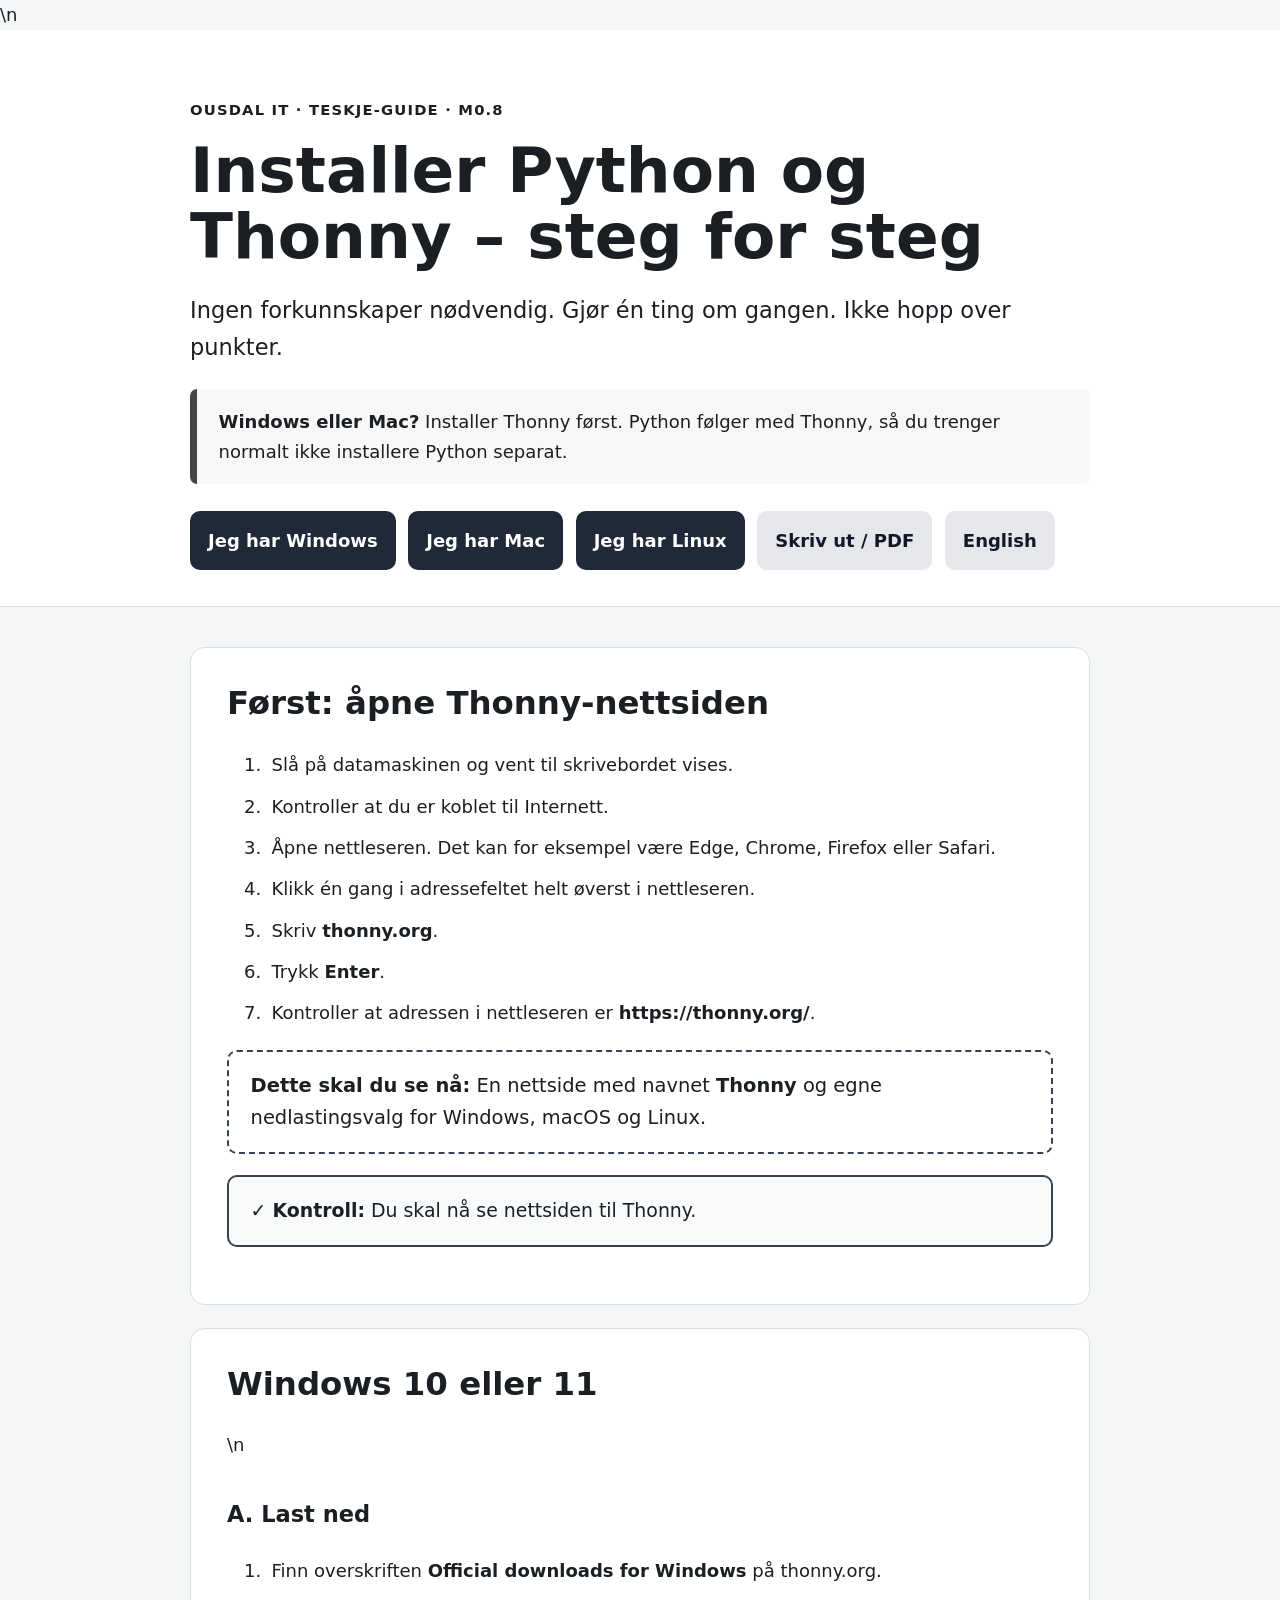
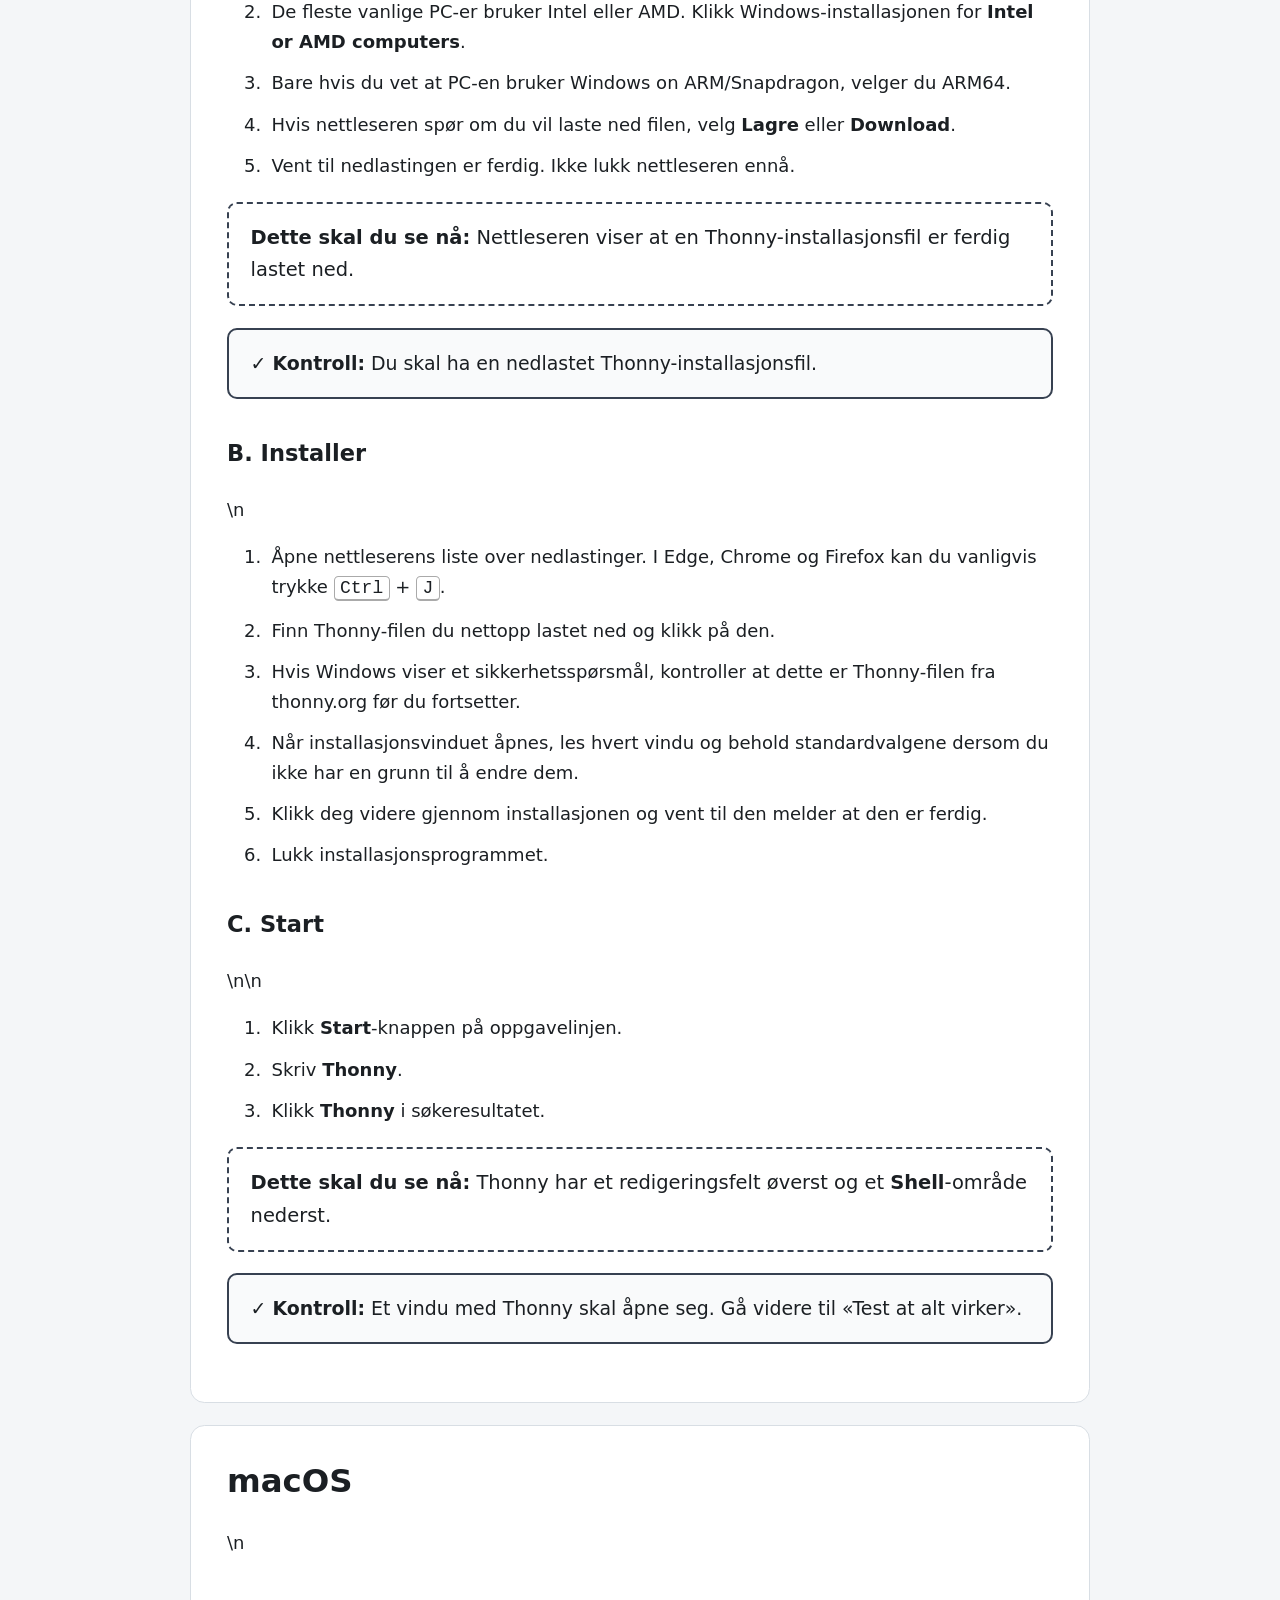
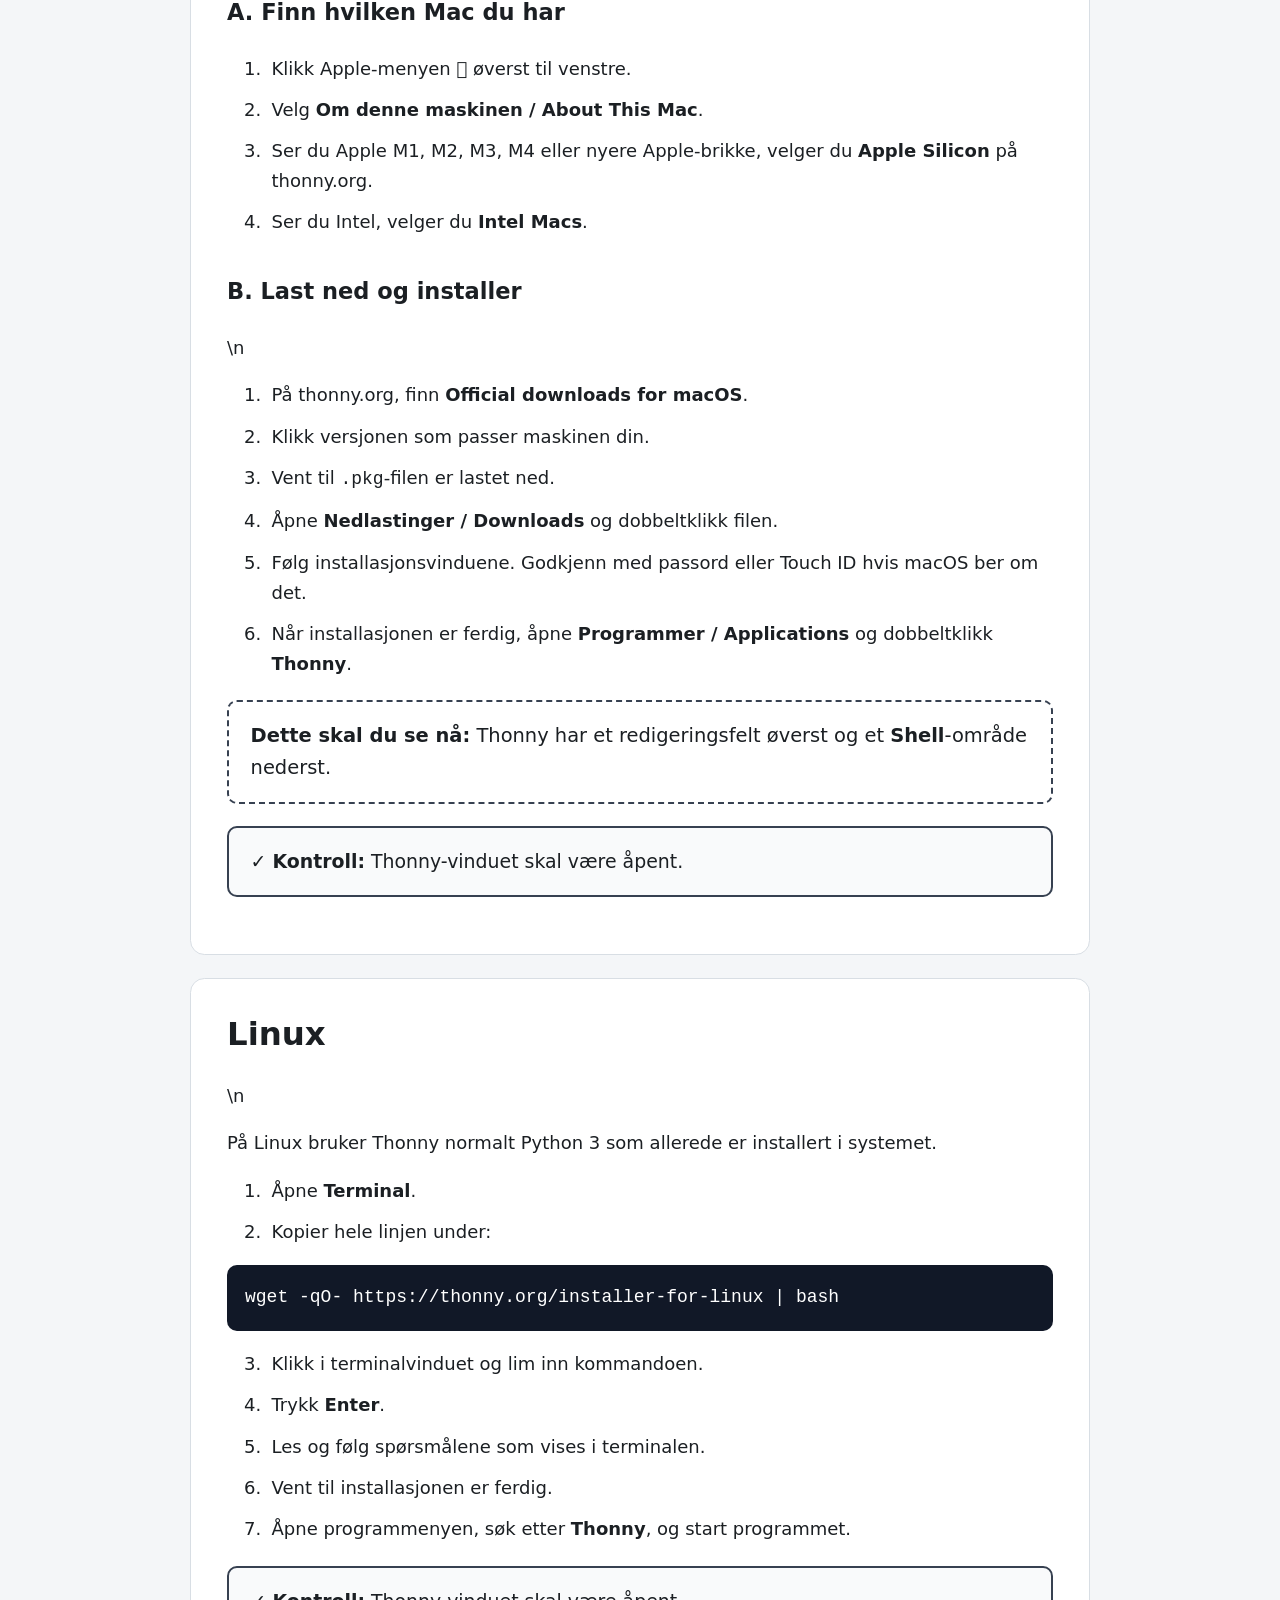
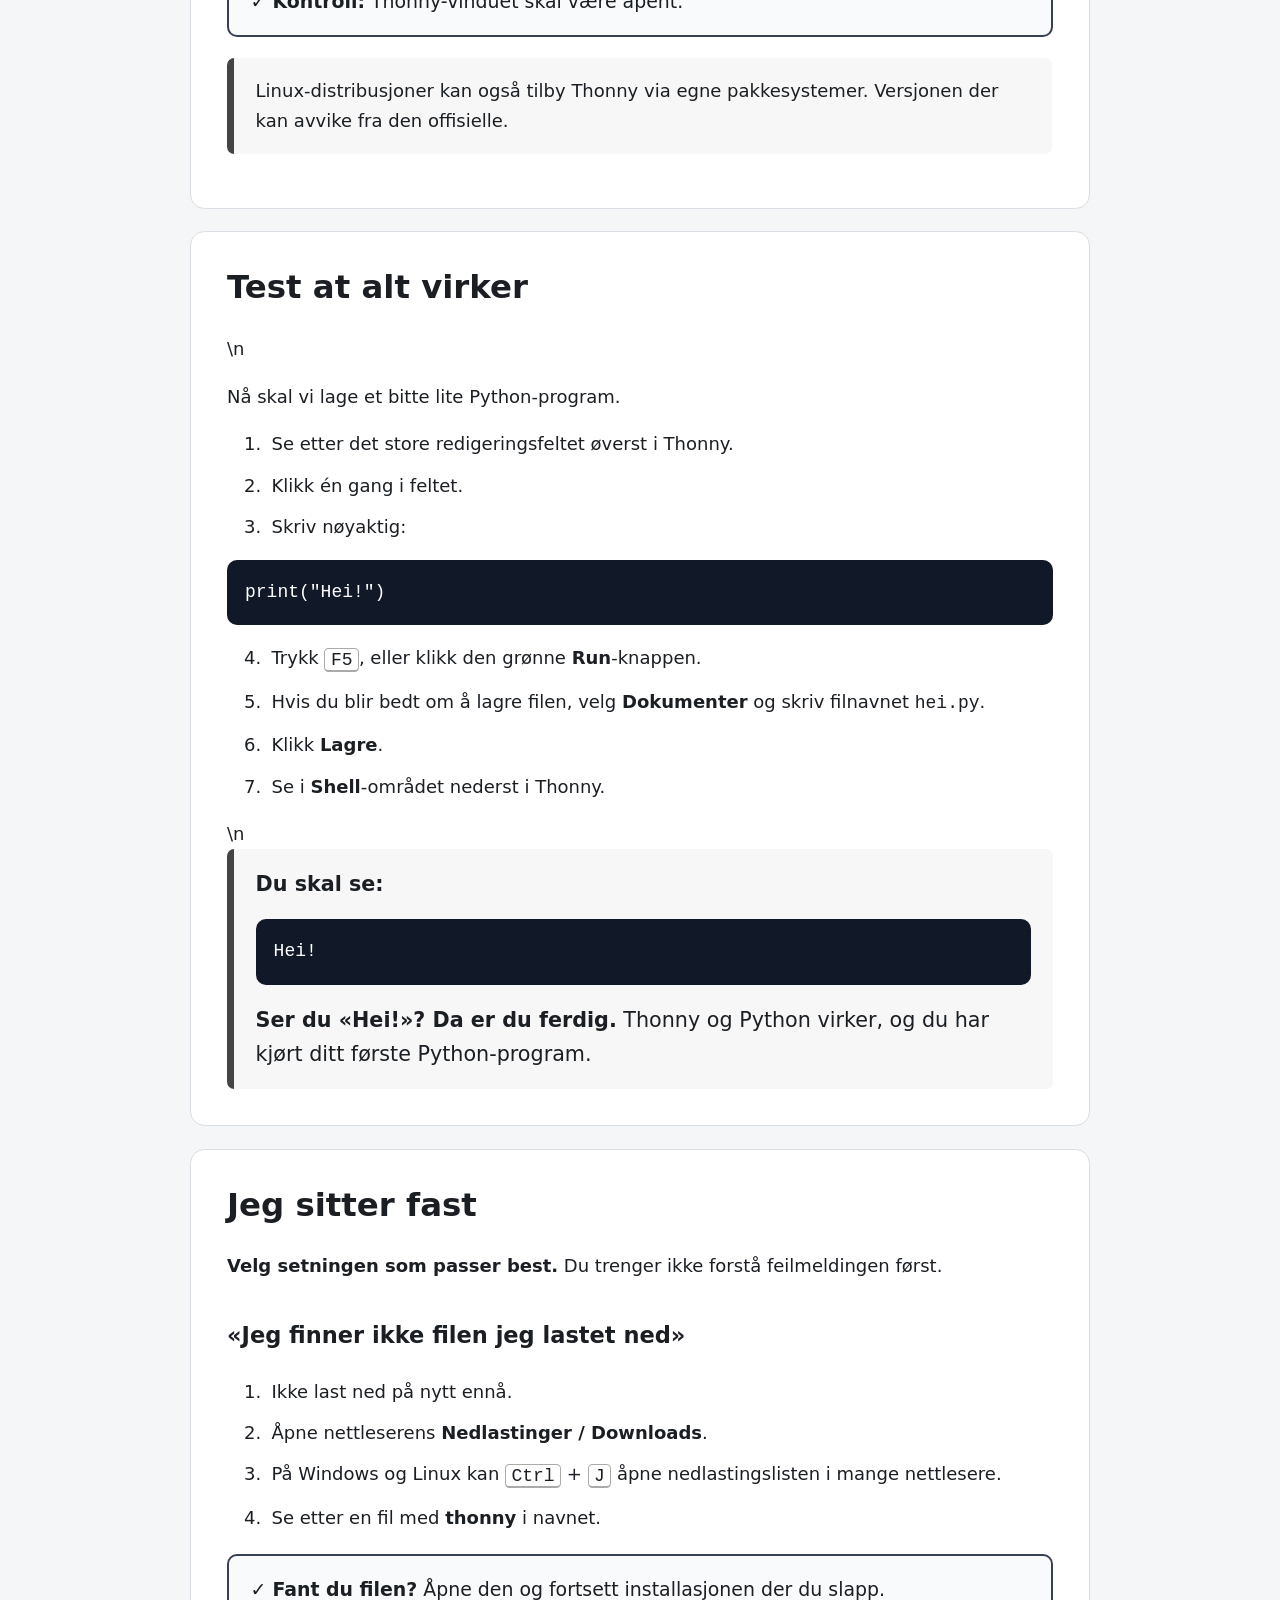
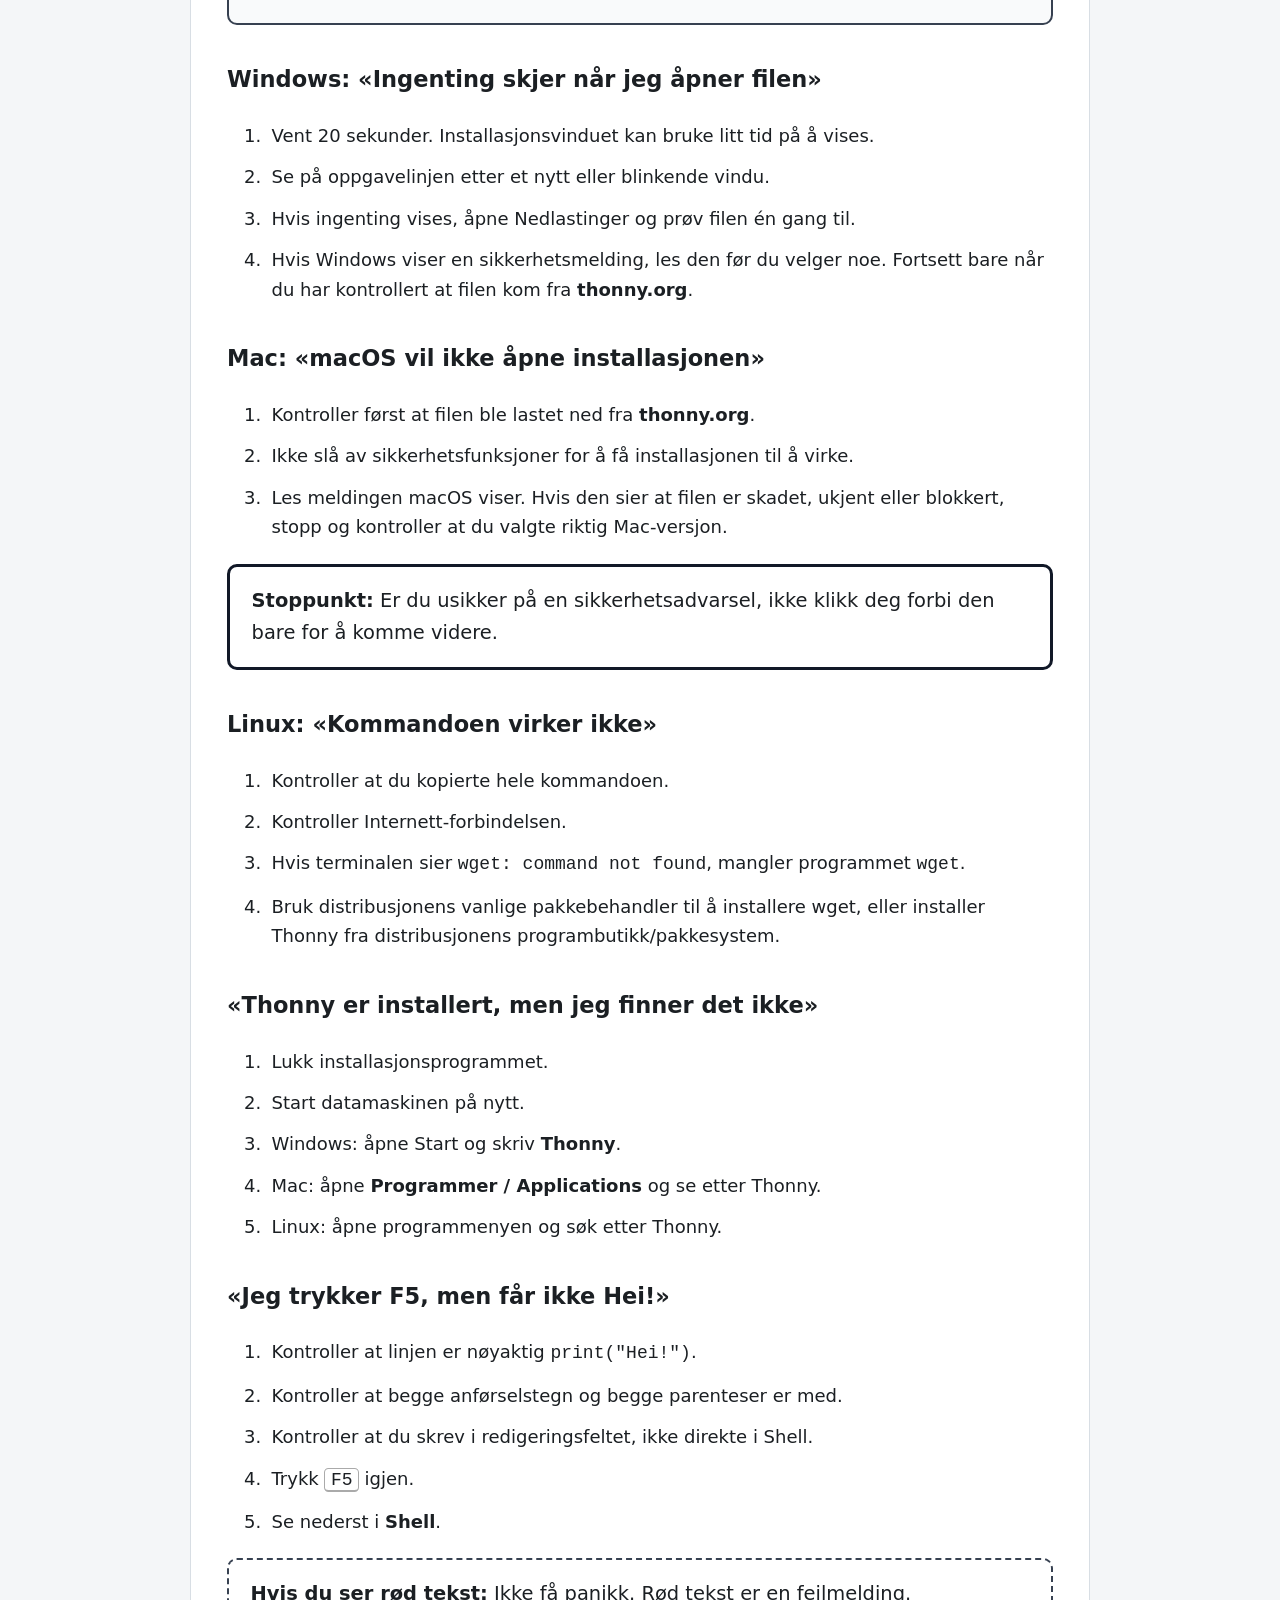
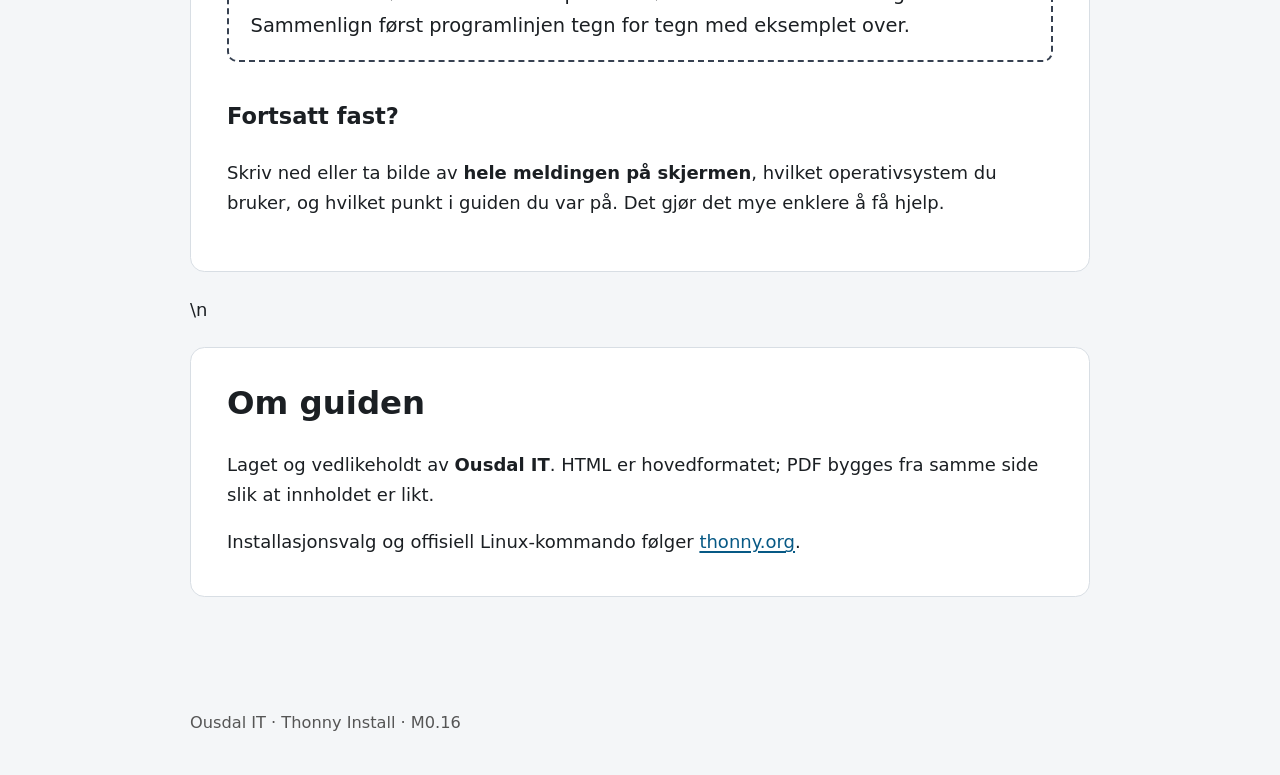
<file: index.html>
<!doctype html>
<html lang="no">
<head>
<meta charset="utf-8"><meta name="viewport" content="width=device-width,initial-scale=1">
<title>Installer Python og Thonny – steg for steg | Ousdal IT</title>
<meta name="description" content="Teskje-guide fra Ousdal IT: installer Thonny og Python og kjør ditt første program.">
<link rel="stylesheet" href="style.css">
</head>
<body>\n<a class="skip-link" href="#innhold">Hopp til innholdet</a>
<header class="hero"><div class="wrap">
<p class="eyebrow">OUSDAL IT · TESKJE-GUIDE · M0.8</p>
<h1>Installer Python og Thonny – steg for steg</h1>
<p class="lead">Ingen forkunnskaper nødvendig. Gjør én ting om gangen. Ikke hopp over punkter.</p>
<div class="important"><strong>Windows eller Mac?</strong> Installer Thonny først. Python følger med Thonny, så du trenger normalt ikke installere Python separat.</div>
<nav class="actions no-print"><a class="button" href="#windows">Jeg har Windows</a><a class="button" href="#mac">Jeg har Mac</a><a class="button" href="#linux">Jeg har Linux</a><button class="button secondary" onclick="window.print()">Skriv ut / PDF</button><a class="button secondary" href="en/">English</a></nav>
</div></header>
<main id="innhold" class="wrap" tabindex="-1">
<section class="card"><h2>Først: åpne Thonny-nettsiden</h2><ol>
<li>Slå på datamaskinen og vent til skrivebordet vises.</li>
<li>Kontroller at du er koblet til Internett.</li>
<li>Åpne nettleseren. Det kan for eksempel være Edge, Chrome, Firefox eller Safari.</li>
<li>Klikk én gang i adressefeltet helt øverst i nettleseren.</li>
<li>Skriv <strong>thonny.org</strong>.</li><li>Trykk <strong>Enter</strong>.</li>
<li>Kontroller at adressen i nettleseren er <strong>https://thonny.org/</strong>.</li></ol>
<div class="look"><strong>Dette skal du se nå:</strong> En nettside med navnet <strong>Thonny</strong> og egne nedlastingsvalg for Windows, macOS og Linux.</div><div class="check">✓ <strong>Kontroll:</strong> Du skal nå se nettsiden til Thonny.</div></section>

<section id="windows" class="card page-break"><h2>Windows 10 eller 11</h2>\n<!-- SCREENSHOT:windows-download -->
<h3>A. Last ned</h3><ol>
<li>Finn overskriften <strong>Official downloads for Windows</strong> på thonny.org.</li>
<li>De fleste vanlige PC-er bruker Intel eller AMD. Klikk Windows-installasjonen for <strong>Intel or AMD computers</strong>.</li>
<li>Bare hvis du vet at PC-en bruker Windows on ARM/Snapdragon, velger du ARM64.</li>
<li>Hvis nettleseren spør om du vil laste ned filen, velg <strong>Lagre</strong> eller <strong>Download</strong>.</li>
<li>Vent til nedlastingen er ferdig. Ikke lukk nettleseren ennå.</li></ol>
<div class="look"><strong>Dette skal du se nå:</strong> Nettleseren viser at en Thonny-installasjonsfil er ferdig lastet ned.</div><div class="check">✓ <strong>Kontroll:</strong> Du skal ha en nedlastet Thonny-installasjonsfil.</div>
<h3>B. Installer</h3>\n<!-- SCREENSHOT:windows-install --><ol>
<li>Åpne nettleserens liste over nedlastinger. I Edge, Chrome og Firefox kan du vanligvis trykke <kbd>Ctrl</kbd> + <kbd>J</kbd>.</li>
<li>Finn Thonny-filen du nettopp lastet ned og klikk på den.</li>
<li>Hvis Windows viser et sikkerhetsspørsmål, kontroller at dette er Thonny-filen fra thonny.org før du fortsetter.</li>
<li>Når installasjonsvinduet åpnes, les hvert vindu og behold standardvalgene dersom du ikke har en grunn til å endre dem.</li>
<li>Klikk deg videre gjennom installasjonen og vent til den melder at den er ferdig.</li>
<li>Lukk installasjonsprogrammet.</li></ol>
<h3>C. Start</h3>\n<!-- SCREENSHOT:windows-start -->\n<!-- SCREENSHOT:windows-start --><ol>
<li>Klikk <strong>Start</strong>-knappen på oppgavelinjen.</li><li>Skriv <strong>Thonny</strong>.</li><li>Klikk <strong>Thonny</strong> i søkeresultatet.</li></ol>
<div class="look"><strong>Dette skal du se nå:</strong> Thonny har et redigeringsfelt øverst og et <strong>Shell</strong>-område nederst.</div><div class="check">✓ <strong>Kontroll:</strong> Et vindu med Thonny skal åpne seg. Gå videre til «Test at alt virker».</div></section>

<section id="mac" class="card page-break"><h2>macOS</h2>\n<!-- SCREENSHOT:macos-download -->
<h3>A. Finn hvilken Mac du har</h3><ol><li>Klikk Apple-menyen <strong></strong> øverst til venstre.</li><li>Velg <strong>Om denne maskinen / About This Mac</strong>.</li><li>Ser du Apple M1, M2, M3, M4 eller nyere Apple-brikke, velger du <strong>Apple Silicon</strong> på thonny.org.</li><li>Ser du Intel, velger du <strong>Intel Macs</strong>.</li></ol>
<h3>B. Last ned og installer</h3>\n<!-- SCREENSHOT:macos-install --><ol><li>På thonny.org, finn <strong>Official downloads for macOS</strong>.</li><li>Klikk versjonen som passer maskinen din.</li><li>Vent til <code>.pkg</code>-filen er lastet ned.</li><li>Åpne <strong>Nedlastinger / Downloads</strong> og dobbeltklikk filen.</li><li>Følg installasjonsvinduene. Godkjenn med passord eller Touch ID hvis macOS ber om det.</li><li>Når installasjonen er ferdig, åpne <strong>Programmer / Applications</strong> og dobbeltklikk <strong>Thonny</strong>.</li></ol>
<div class="look"><strong>Dette skal du se nå:</strong> Thonny har et redigeringsfelt øverst og et <strong>Shell</strong>-område nederst.</div><div class="check">✓ <strong>Kontroll:</strong> Thonny-vinduet skal være åpent.</div></section>

<section id="linux" class="card page-break"><h2>Linux</h2>\n<!-- SCREENSHOT:linux-install -->
<p>På Linux bruker Thonny normalt Python 3 som allerede er installert i systemet.</p>
<ol><li>Åpne <strong>Terminal</strong>.</li><li>Kopier hele linjen under:</li></ol>
<pre><code>wget -qO- https://thonny.org/installer-for-linux | bash</code></pre>
<ol start="3"><li>Klikk i terminalvinduet og lim inn kommandoen.</li><li>Trykk <strong>Enter</strong>.</li><li>Les og følg spørsmålene som vises i terminalen.</li><li>Vent til installasjonen er ferdig.</li><li>Åpne programmenyen, søk etter <strong>Thonny</strong>, og start programmet.</li></ol>
<div class="check">✓ <strong>Kontroll:</strong> Thonny-vinduet skal være åpent.</div>
<p class="note">Linux-distribusjoner kan også tilby Thonny via egne pakkesystemer. Versjonen der kan avvike fra den offisielle.</p><!-- SCREENSHOT:linux-launch -->
</section>

<section id="test" class="card page-break"><h2>Test at alt virker</h2>\n<!-- SCREENSHOT:first-program -->
<p>Nå skal vi lage et bitte lite Python-program.</p><ol>
<li>Se etter det store redigeringsfeltet øverst i Thonny.</li><li>Klikk én gang i feltet.</li><li>Skriv nøyaktig:</li></ol>
<pre><code>print("Hei!")</code></pre>
<ol start="4"><li>Trykk <kbd>F5</kbd>, eller klikk den grønne <strong>Run</strong>-knappen.</li><li>Hvis du blir bedt om å lagre filen, velg <strong>Dokumenter</strong> og skriv filnavnet <code>hei.py</code>.</li><li>Klikk <strong>Lagre</strong>.</li><li>Se i <strong>Shell</strong>-området nederst i Thonny.</li></ol>
<!-- SCREENSHOT:run-program -->\n<div class="success"><strong>Du skal se:</strong><pre><code>Hei!</code></pre><strong>Ser du «Hei!»? Da er du ferdig.</strong> Thonny og Python virker, og du har kjørt ditt første Python-program.</div></section>

<section id="hjelp" class="card page-break"><h2>Jeg sitter fast</h2>
<p><strong>Velg setningen som passer best.</strong> Du trenger ikke forstå feilmeldingen først.</p>

<h3>«Jeg finner ikke filen jeg lastet ned»</h3>
<ol><li>Ikke last ned på nytt ennå.</li><li>Åpne nettleserens <strong>Nedlastinger / Downloads</strong>.</li><li>På Windows og Linux kan <kbd>Ctrl</kbd> + <kbd>J</kbd> åpne nedlastingslisten i mange nettlesere.</li><li>Se etter en fil med <strong>thonny</strong> i navnet.</li></ol>
<div class="check">✓ <strong>Fant du filen?</strong> Åpne den og fortsett installasjonen der du slapp.</div>

<h3>Windows: «Ingenting skjer når jeg åpner filen»</h3>
<ol><li>Vent 20 sekunder. Installasjonsvinduet kan bruke litt tid på å vises.</li><li>Se på oppgavelinjen etter et nytt eller blinkende vindu.</li><li>Hvis ingenting vises, åpne Nedlastinger og prøv filen én gang til.</li><li>Hvis Windows viser en sikkerhetsmelding, les den før du velger noe. Fortsett bare når du har kontrollert at filen kom fra <strong>thonny.org</strong>.</li></ol>

<h3>Mac: «macOS vil ikke åpne installasjonen»</h3>
<ol><li>Kontroller først at filen ble lastet ned fra <strong>thonny.org</strong>.</li><li>Ikke slå av sikkerhetsfunksjoner for å få installasjonen til å virke.</li><li>Les meldingen macOS viser. Hvis den sier at filen er skadet, ukjent eller blokkert, stopp og kontroller at du valgte riktig Mac-versjon.</li></ol>
<div class="stop"><strong>Stoppunkt:</strong> Er du usikker på en sikkerhetsadvarsel, ikke klikk deg forbi den bare for å komme videre.</div>

<h3>Linux: «Kommandoen virker ikke»</h3>
<ol><li>Kontroller at du kopierte hele kommandoen.</li><li>Kontroller Internett-forbindelsen.</li><li>Hvis terminalen sier <code>wget: command not found</code>, mangler programmet <code>wget</code>.</li><li>Bruk distribusjonens vanlige pakkebehandler til å installere wget, eller installer Thonny fra distribusjonens programbutikk/pakkesystem.</li></ol>

<h3>«Thonny er installert, men jeg finner det ikke»</h3>
<ol><li>Lukk installasjonsprogrammet.</li><li>Start datamaskinen på nytt.</li><li>Windows: åpne Start og skriv <strong>Thonny</strong>.</li><li>Mac: åpne <strong>Programmer / Applications</strong> og se etter Thonny.</li><li>Linux: åpne programmenyen og søk etter Thonny.</li></ol>

<h3>«Jeg trykker F5, men får ikke Hei!»</h3>
<ol><li>Kontroller at linjen er nøyaktig <code>print("Hei!")</code>.</li><li>Kontroller at begge anførselstegn og begge parenteser er med.</li><li>Kontroller at du skrev i redigeringsfeltet, ikke direkte i Shell.</li><li>Trykk <kbd>F5</kbd> igjen.</li><li>Se nederst i <strong>Shell</strong>.</li></ol>
<div class="look"><strong>Hvis du ser rød tekst:</strong> Ikke få panikk. Rød tekst er en feilmelding. Sammenlign først programlinjen tegn for tegn med eksemplet over.</div>

<h3>Fortsatt fast?</h3>
<p>Skriv ned eller ta bilde av <strong>hele meldingen på skjermen</strong>, hvilket operativsystem du bruker, og hvilket punkt i guiden du var på. Det gjør det mye enklere å få hjelp.</p>
</section>

<!-- SCREENSHOTS:GENERATED -->
\n<section class="card compact"><h2>Om guiden</h2><p>Laget og vedlikeholdt av <strong>Ousdal IT</strong>. HTML er hovedformatet; PDF bygges fra samme side slik at innholdet er likt.</p><p>Installasjonsvalg og offisiell Linux-kommando følger <a href="https://thonny.org/">thonny.org</a>.</p></section>
</main><footer><div class="wrap">Ousdal IT · Thonny Install · M0.16</div></footer>
</body></html>
</file>
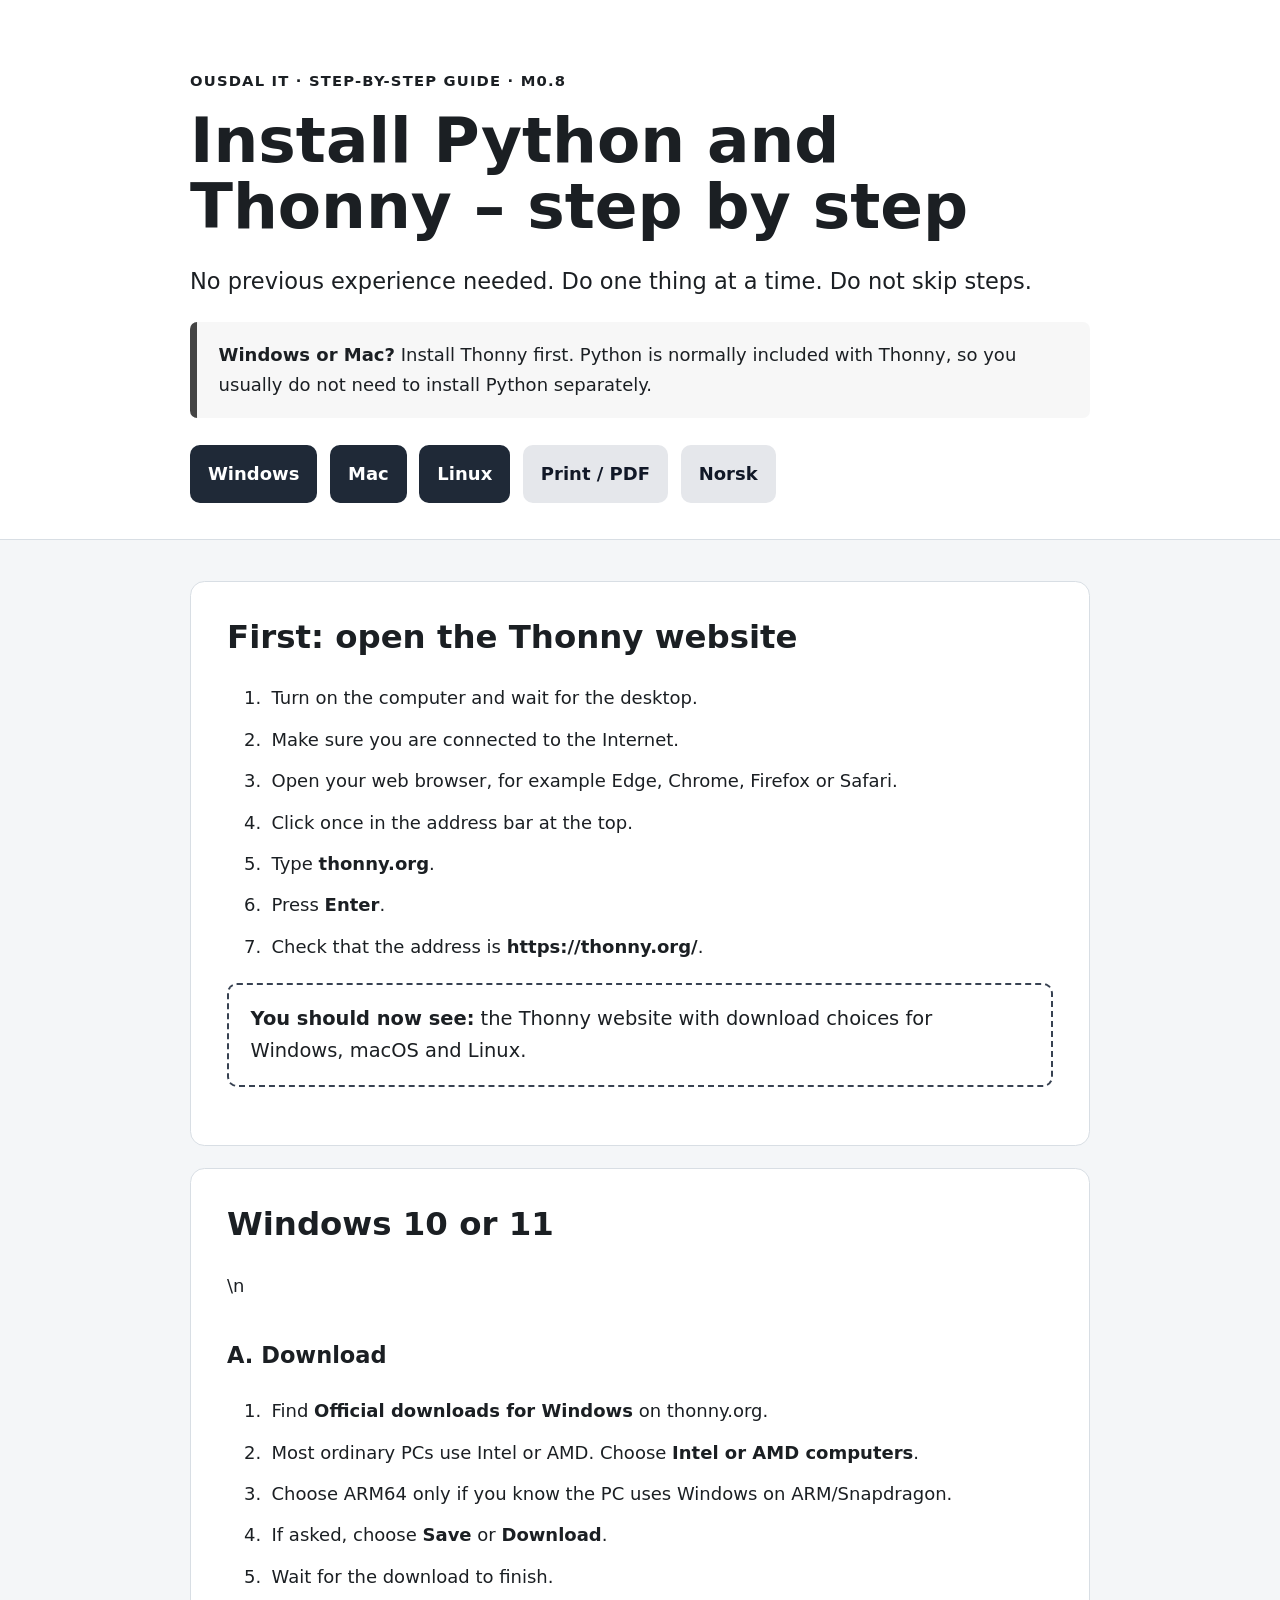
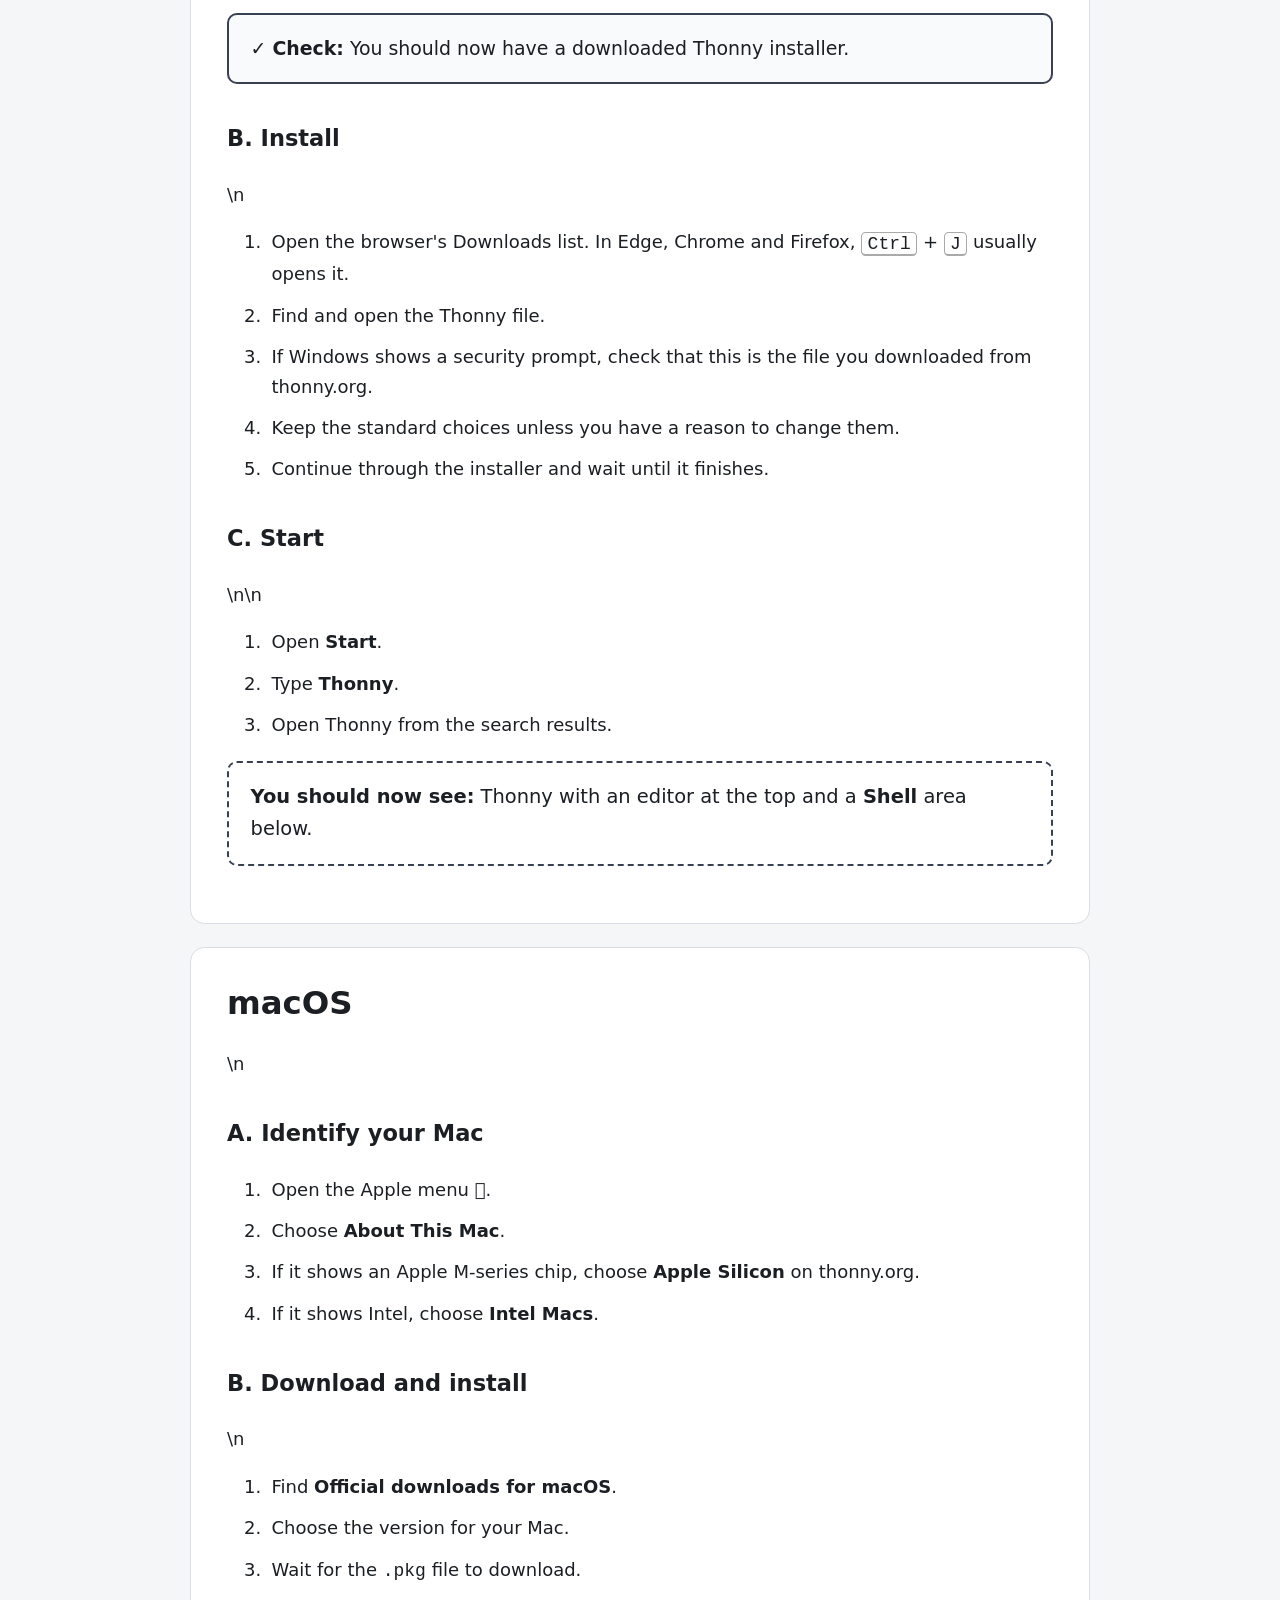
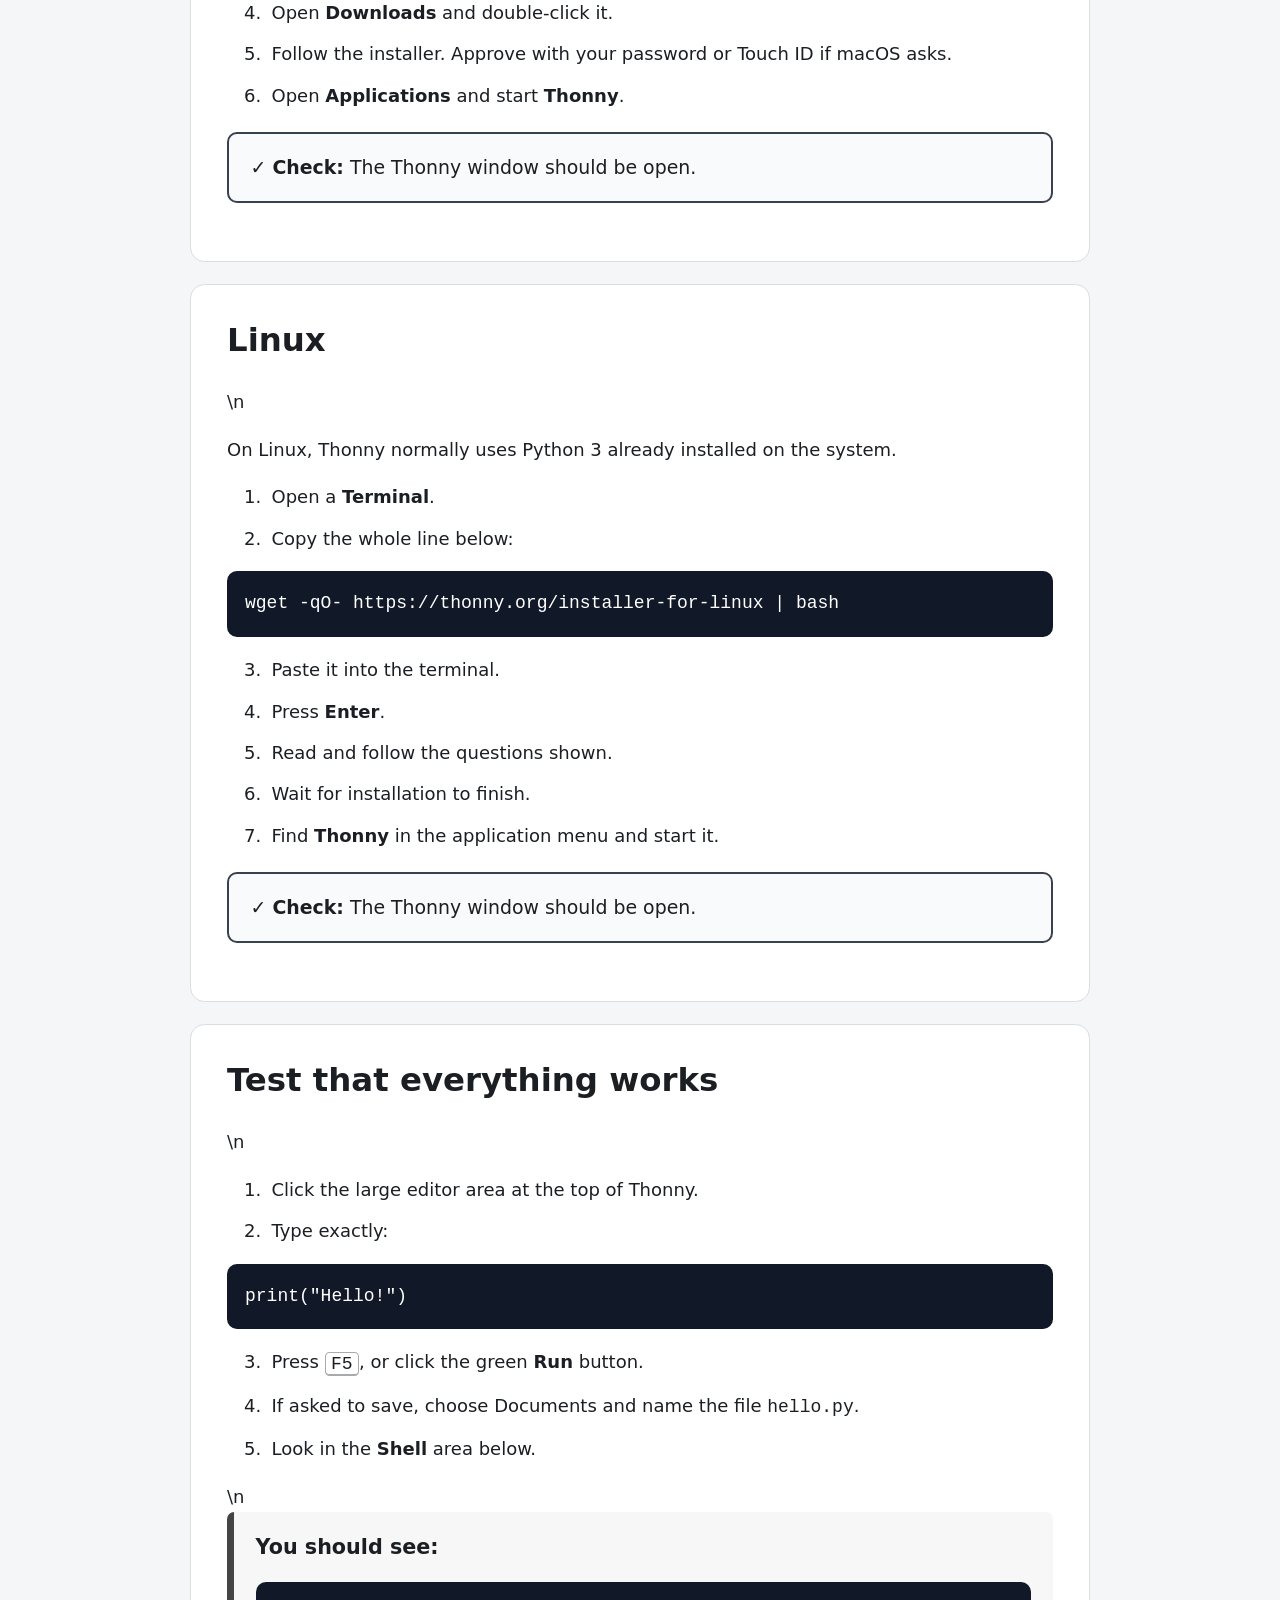
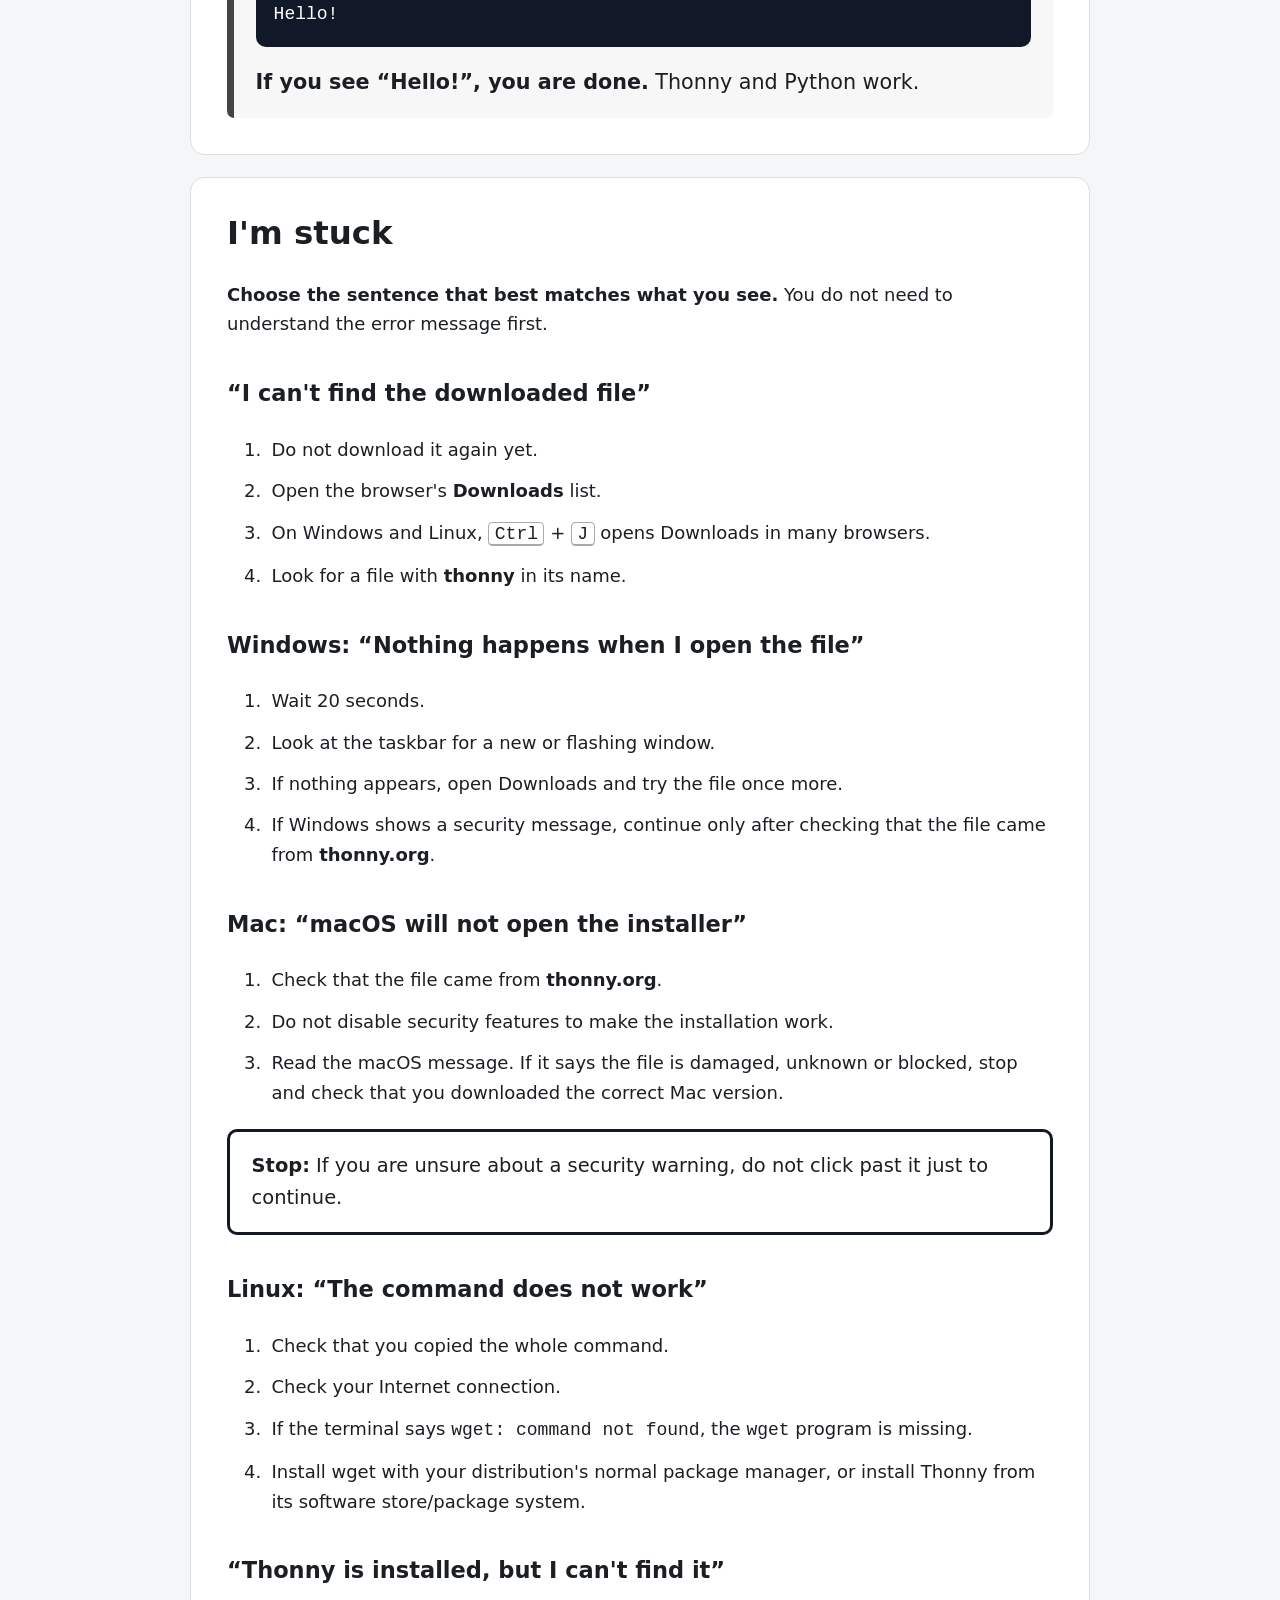
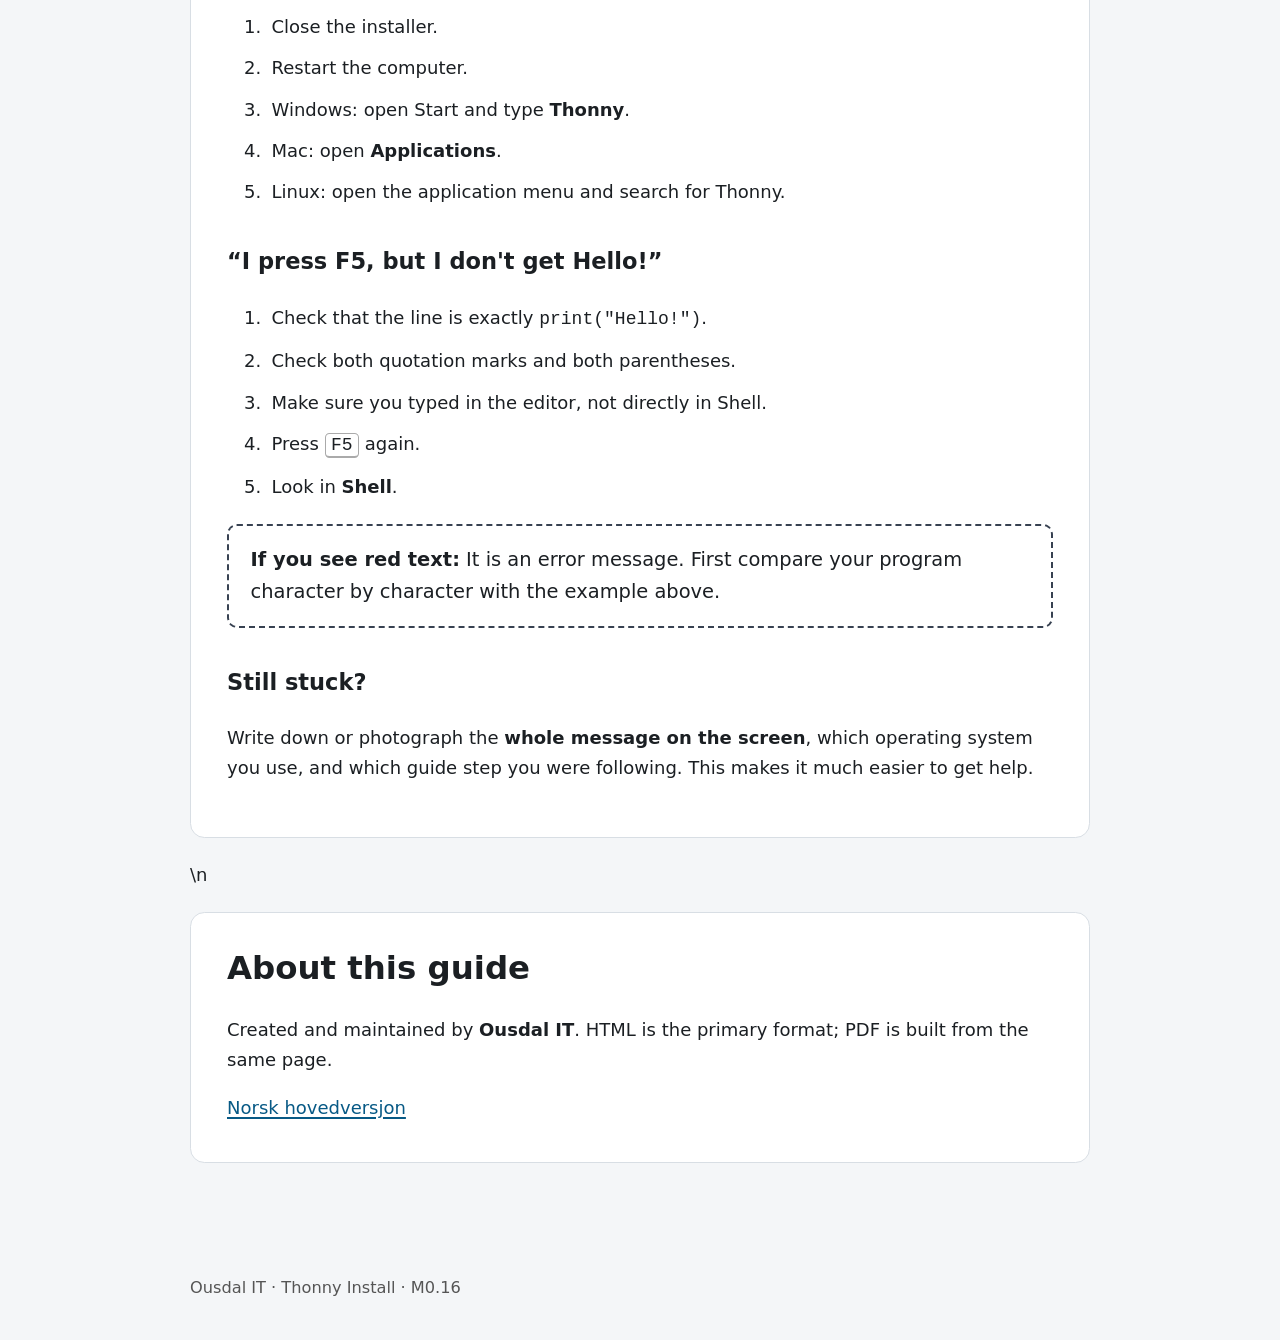
<file: en/index.html>
<!doctype html>
<html lang="en">
<head>
<meta charset="utf-8"><meta name="viewport" content="width=device-width,initial-scale=1">
<title>Install Python and Thonny – step by step | Ousdal IT</title>
<meta name="description" content="A spoon-fed Ousdal IT guide to installing Thonny and Python and running your first program.">
<link rel="stylesheet" href="../style.css">
</head>
<body>
<a class="skip-link" href="#content">Skip to content</a>
<header class="hero"><div class="wrap">
<p class="eyebrow">OUSDAL IT · STEP-BY-STEP GUIDE · M0.8</p>
<h1>Install Python and Thonny – step by step</h1>
<p class="lead">No previous experience needed. Do one thing at a time. Do not skip steps.</p>
<div class="important"><strong>Windows or Mac?</strong> Install Thonny first. Python is normally included with Thonny, so you usually do not need to install Python separately.</div>
<nav class="actions no-print" aria-label="Choose operating system"><a class="button" href="#windows">Windows</a><a class="button" href="#mac">Mac</a><a class="button" href="#linux">Linux</a><button class="button secondary" onclick="window.print()">Print / PDF</button><a class="button secondary" href="../">Norsk</a></nav>
</div></header>
<main id="content" class="wrap" tabindex="-1">
<section class="card"><h2>First: open the Thonny website</h2><ol>
<li>Turn on the computer and wait for the desktop.</li><li>Make sure you are connected to the Internet.</li><li>Open your web browser, for example Edge, Chrome, Firefox or Safari.</li><li>Click once in the address bar at the top.</li><li>Type <strong>thonny.org</strong>.</li><li>Press <strong>Enter</strong>.</li><li>Check that the address is <strong>https://thonny.org/</strong>.</li></ol>
<div class="look"><strong>You should now see:</strong> the Thonny website with download choices for Windows, macOS and Linux.</div></section>
<section id="windows" class="card page-break"><h2>Windows 10 or 11</h2>\n<!-- SCREENSHOT:windows-download --><h3>A. Download</h3><ol>
<li>Find <strong>Official downloads for Windows</strong> on thonny.org.</li><li>Most ordinary PCs use Intel or AMD. Choose <strong>Intel or AMD computers</strong>.</li><li>Choose ARM64 only if you know the PC uses Windows on ARM/Snapdragon.</li><li>If asked, choose <strong>Save</strong> or <strong>Download</strong>.</li><li>Wait for the download to finish.</li></ol>
<div class="check">✓ <strong>Check:</strong> You should now have a downloaded Thonny installer.</div>
<h3>B. Install</h3>\n<!-- SCREENSHOT:windows-install --><ol><li>Open the browser's Downloads list. In Edge, Chrome and Firefox, <kbd>Ctrl</kbd> + <kbd>J</kbd> usually opens it.</li><li>Find and open the Thonny file.</li><li>If Windows shows a security prompt, check that this is the file you downloaded from thonny.org.</li><li>Keep the standard choices unless you have a reason to change them.</li><li>Continue through the installer and wait until it finishes.</li></ol>
<h3>C. Start</h3>\n<!-- SCREENSHOT:windows-start -->\n<!-- SCREENSHOT:windows-start --><ol><li>Open <strong>Start</strong>.</li><li>Type <strong>Thonny</strong>.</li><li>Open Thonny from the search results.</li></ol>
<div class="look"><strong>You should now see:</strong> Thonny with an editor at the top and a <strong>Shell</strong> area below.</div></section>
<section id="mac" class="card page-break"><h2>macOS</h2>\n<!-- SCREENSHOT:macos-download --><h3>A. Identify your Mac</h3><ol><li>Open the Apple menu <strong></strong>.</li><li>Choose <strong>About This Mac</strong>.</li><li>If it shows an Apple M-series chip, choose <strong>Apple Silicon</strong> on thonny.org.</li><li>If it shows Intel, choose <strong>Intel Macs</strong>.</li></ol>
<h3>B. Download and install</h3>\n<!-- SCREENSHOT:macos-install --><ol><li>Find <strong>Official downloads for macOS</strong>.</li><li>Choose the version for your Mac.</li><li>Wait for the <code>.pkg</code> file to download.</li><li>Open <strong>Downloads</strong> and double-click it.</li><li>Follow the installer. Approve with your password or Touch ID if macOS asks.</li><li>Open <strong>Applications</strong> and start <strong>Thonny</strong>.</li></ol><div class="check">✓ <strong>Check:</strong> The Thonny window should be open.</div></section>
<section id="linux" class="card page-break"><h2>Linux</h2>\n<!-- SCREENSHOT:linux-install --><p>On Linux, Thonny normally uses Python 3 already installed on the system.</p><ol><li>Open a <strong>Terminal</strong>.</li><li>Copy the whole line below:</li></ol>
<pre><code>wget -qO- https://thonny.org/installer-for-linux | bash</code></pre>
<ol start="3"><li>Paste it into the terminal.</li><li>Press <strong>Enter</strong>.</li><li>Read and follow the questions shown.</li><li>Wait for installation to finish.</li><li>Find <strong>Thonny</strong> in the application menu and start it.</li></ol><div class="check">✓ <strong>Check:</strong> The Thonny window should be open.</div><!-- SCREENSHOT:linux-launch -->
</section>
<section id="test" class="card page-break"><h2>Test that everything works</h2>\n<!-- SCREENSHOT:first-program --><ol><li>Click the large editor area at the top of Thonny.</li><li>Type exactly:</li></ol><pre><code>print("Hello!")</code></pre><ol start="3"><li>Press <kbd>F5</kbd>, or click the green <strong>Run</strong> button.</li><li>If asked to save, choose Documents and name the file <code>hello.py</code>.</li><li>Look in the <strong>Shell</strong> area below.</li></ol><!-- SCREENSHOT:run-program -->\n<div class="success"><strong>You should see:</strong><pre><code>Hello!</code></pre><strong>If you see “Hello!”, you are done.</strong> Thonny and Python work.</div></section>
<section id="help" class="card page-break"><h2>I'm stuck</h2>
<p><strong>Choose the sentence that best matches what you see.</strong> You do not need to understand the error message first.</p>
<h3>“I can't find the downloaded file”</h3><ol><li>Do not download it again yet.</li><li>Open the browser's <strong>Downloads</strong> list.</li><li>On Windows and Linux, <kbd>Ctrl</kbd> + <kbd>J</kbd> opens Downloads in many browsers.</li><li>Look for a file with <strong>thonny</strong> in its name.</li></ol>
<h3>Windows: “Nothing happens when I open the file”</h3><ol><li>Wait 20 seconds.</li><li>Look at the taskbar for a new or flashing window.</li><li>If nothing appears, open Downloads and try the file once more.</li><li>If Windows shows a security message, continue only after checking that the file came from <strong>thonny.org</strong>.</li></ol>
<h3>Mac: “macOS will not open the installer”</h3><ol><li>Check that the file came from <strong>thonny.org</strong>.</li><li>Do not disable security features to make the installation work.</li><li>Read the macOS message. If it says the file is damaged, unknown or blocked, stop and check that you downloaded the correct Mac version.</li></ol>
<div class="stop"><strong>Stop:</strong> If you are unsure about a security warning, do not click past it just to continue.</div>
<h3>Linux: “The command does not work”</h3><ol><li>Check that you copied the whole command.</li><li>Check your Internet connection.</li><li>If the terminal says <code>wget: command not found</code>, the <code>wget</code> program is missing.</li><li>Install wget with your distribution's normal package manager, or install Thonny from its software store/package system.</li></ol>
<h3>“Thonny is installed, but I can't find it”</h3><ol><li>Close the installer.</li><li>Restart the computer.</li><li>Windows: open Start and type <strong>Thonny</strong>.</li><li>Mac: open <strong>Applications</strong>.</li><li>Linux: open the application menu and search for Thonny.</li></ol>
<h3>“I press F5, but I don't get Hello!”</h3><ol><li>Check that the line is exactly <code>print("Hello!")</code>.</li><li>Check both quotation marks and both parentheses.</li><li>Make sure you typed in the editor, not directly in Shell.</li><li>Press <kbd>F5</kbd> again.</li><li>Look in <strong>Shell</strong>.</li></ol>
<div class="look"><strong>If you see red text:</strong> It is an error message. First compare your program character by character with the example above.</div>
<h3>Still stuck?</h3><p>Write down or photograph the <strong>whole message on the screen</strong>, which operating system you use, and which guide step you were following. This makes it much easier to get help.</p>
</section>
<!-- SCREENSHOTS:GENERATED -->
\n<section class="card compact"><h2>About this guide</h2><p>Created and maintained by <strong>Ousdal IT</strong>. HTML is the primary format; PDF is built from the same page.</p><p><a href="../">Norsk hovedversjon</a></p></section>
</main><footer><div class="wrap">Ousdal IT · Thonny Install · M0.16</div></footer>
</body></html>
</file>
<file: style.css>
:root {
  font-family: system-ui, -apple-system, BlinkMacSystemFont, "Segoe UI", sans-serif;
  color: #1b1f23;
  background: #f4f6f8;
  line-height: 1.65;
  font-size: 18px;
}

* { box-sizing: border-box; }
body { margin: 0; }
a { color: #075985; }
.wrap { width: min(900px, calc(100% - 2rem)); margin: 0 auto; }
.hero { background: #ffffff; border-bottom: 1px solid #d8dee4; padding: 3rem 0 2rem; }
.eyebrow { font-weight: 800; letter-spacing: .08em; font-size: .82rem; }
h1 { font-size: clamp(2rem, 6vw, 3.5rem); line-height: 1.05; margin: .3rem 0 1rem; }
h2 { font-size: 1.8rem; line-height: 1.2; margin-top: 0; }
h3 { font-size: 1.25rem; margin-top: 2rem; }
.lead { font-size: 1.25rem; }
.important, .note, .success { border-left: .4rem solid #444; padding: 1rem 1.2rem; background: #f7f7f7; border-radius: .4rem; }
.success { font-size: 1.15rem; }
.actions { display: flex; flex-wrap: wrap; gap: .7rem; margin-top: 1.5rem; }
.button { display: inline-block; border: 0; border-radius: .55rem; padding: .8rem 1rem; background: #1f2937; color: white; text-decoration: none; font: inherit; font-weight: 700; cursor: pointer; }
.button.secondary { background: #e5e7eb; color: #111827; }
main { padding: 1rem 0 3rem; }
.card { background: white; margin: 1.25rem 0; padding: 2rem; border: 1px solid #d8dee4; border-radius: .8rem; }
.card.compact { padding-bottom: 1.2rem; }
li { margin: .65rem 0; padding-left: .25rem; }
pre { overflow-x: auto; background: #111827; color: #fff; padding: 1rem; border-radius: .55rem; font-size: 1rem; }
code { font-family: ui-monospace, SFMono-Regular, Menlo, Consolas, monospace; }
kbd { border: 1px solid #aaa; border-bottom-width: 2px; border-radius: .25rem; padding: .05rem .3rem; background: #fff; }
footer { padding: 2rem 0 3rem; font-size: .9rem; color: #555; }

@media (max-width: 600px) {
  :root { font-size: 17px; }
  .card { padding: 1.2rem; }
}

@page { size: A4; margin: 14mm; }
@media print {
  :root { background: #fff; font-size: 12pt; }
  body { background: #fff; }
  .no-print { display: none !important; }
  .hero { padding: 0 0 8mm; border: 0; }
  .wrap { width: 100%; }
  .card { border: 0; border-radius: 0; padding: 0; margin: 0 0 8mm; break-inside: avoid-page; }
  .page-break { break-before: page; }
  h1 { font-size: 27pt; }
  h2 { font-size: 20pt; }
  h3 { font-size: 14pt; }
  a { color: inherit; text-decoration: none; }
  pre { white-space: pre-wrap; border: 1px solid #444; background: #f2f2f2; color: #000; }
  footer { padding: 4mm 0 0; }
}

.check { margin: 1.2rem 0; padding: 1rem 1.2rem; border: 2px solid #374151; border-radius: .55rem; background: #f9fafb; font-size: 1.05rem; }
@media print { .check { break-inside: avoid; } }

/* M0.3: accessibility and senior-friendly interaction */
html { scroll-behavior: smooth; }
body { font-size: 1rem; }
p, li { max-width: 72ch; }
a { text-decoration-thickness: .12em; text-underline-offset: .16em; }
a:focus-visible, button:focus-visible { outline: 4px solid #111827; outline-offset: 4px; }
.skip-link { position: absolute; left: .75rem; top: -5rem; z-index: 100; padding: .8rem 1rem; background: #fff; color: #111; border: 3px solid #111; font-weight: 800; }
.skip-link:focus { top: .75rem; }
.button { min-height: 48px; min-width: 48px; display: inline-flex; align-items: center; justify-content: center; }
.look { margin: 1.2rem 0; padding: 1rem 1.2rem; border: 2px dashed #374151; border-radius: .55rem; background: #fff; font-size: 1.08rem; }
main:focus { outline: none; }
@media (prefers-reduced-motion: reduce) { html { scroll-behavior: auto; } }
@media (max-width: 600px) { .actions .button { width: 100%; } }
@media print { .skip-link { display: none; } .look { break-inside: avoid; } p, li { max-width: none; } }

.stop { margin: 1.2rem 0; padding: 1rem 1.2rem; border: 3px solid #111827; border-radius: .55rem; background: #fff; font-size: 1.08rem; }
@media print { .stop { break-inside: avoid; } }

/* M0.7: print/PDF pagination */
@media print {
  h1, h2, h3 { break-after: avoid-page; page-break-after: avoid; }
  pre, .important, .note, .success, .check, .look, .stop {
    break-inside: avoid-page;
    page-break-inside: avoid;
  }
  li { break-inside: avoid-page; page-break-inside: avoid; }
  h3 + ol, h3 + p { break-before: avoid-page; page-break-before: avoid; }
  .card { orphans: 3; widows: 3; }
}


/* M0.12: allow long cards to paginate while keeping local units together */
@media print {
  .card {
    break-inside: auto;
    page-break-inside: auto;
    orphans: 3;
    widows: 3;
  }
  h2 + p, h2 + ol, h2 + ul,
  h3 + p, h3 + ol, h3 + ul {
    break-before: avoid-page;
    page-break-before: avoid;
  }
  pre code { white-space: pre-wrap; }
}

/* M0.13: keep the short final about card with preceding content when possible */
@media print {
  .card.compact { break-before: auto; page-break-before: auto; }
  footer { display: none; }
}

.screenshot-grid { display: grid; grid-template-columns: repeat(auto-fit,minmax(260px,1fr)); gap: 1.25rem; }
.screenshot { margin: 0; }
.screenshot img { display:block; width:100%; height:auto; border:1px solid #9ca3af; border-radius:.5rem; background:#fff; }
.screenshot figcaption { margin-top:.5rem; font-size:.95rem; font-weight:700; }
@media print { .screenshot-gallery { break-inside:auto; } .screenshot { break-inside:avoid-page; } }

.screenshot-inline { margin: 1rem 0 1.5rem; max-width: 900px; }
.screenshot-inline img { display:block; width:100%; height:auto; border:1px solid #9ca3af; border-radius:.5rem; background:#fff; }
.screenshot-inline figcaption { margin-top:.45rem; font-size:.95rem; font-weight:700; }
@media print { .screenshot-inline { break-inside:avoid-page; } }
</file>
